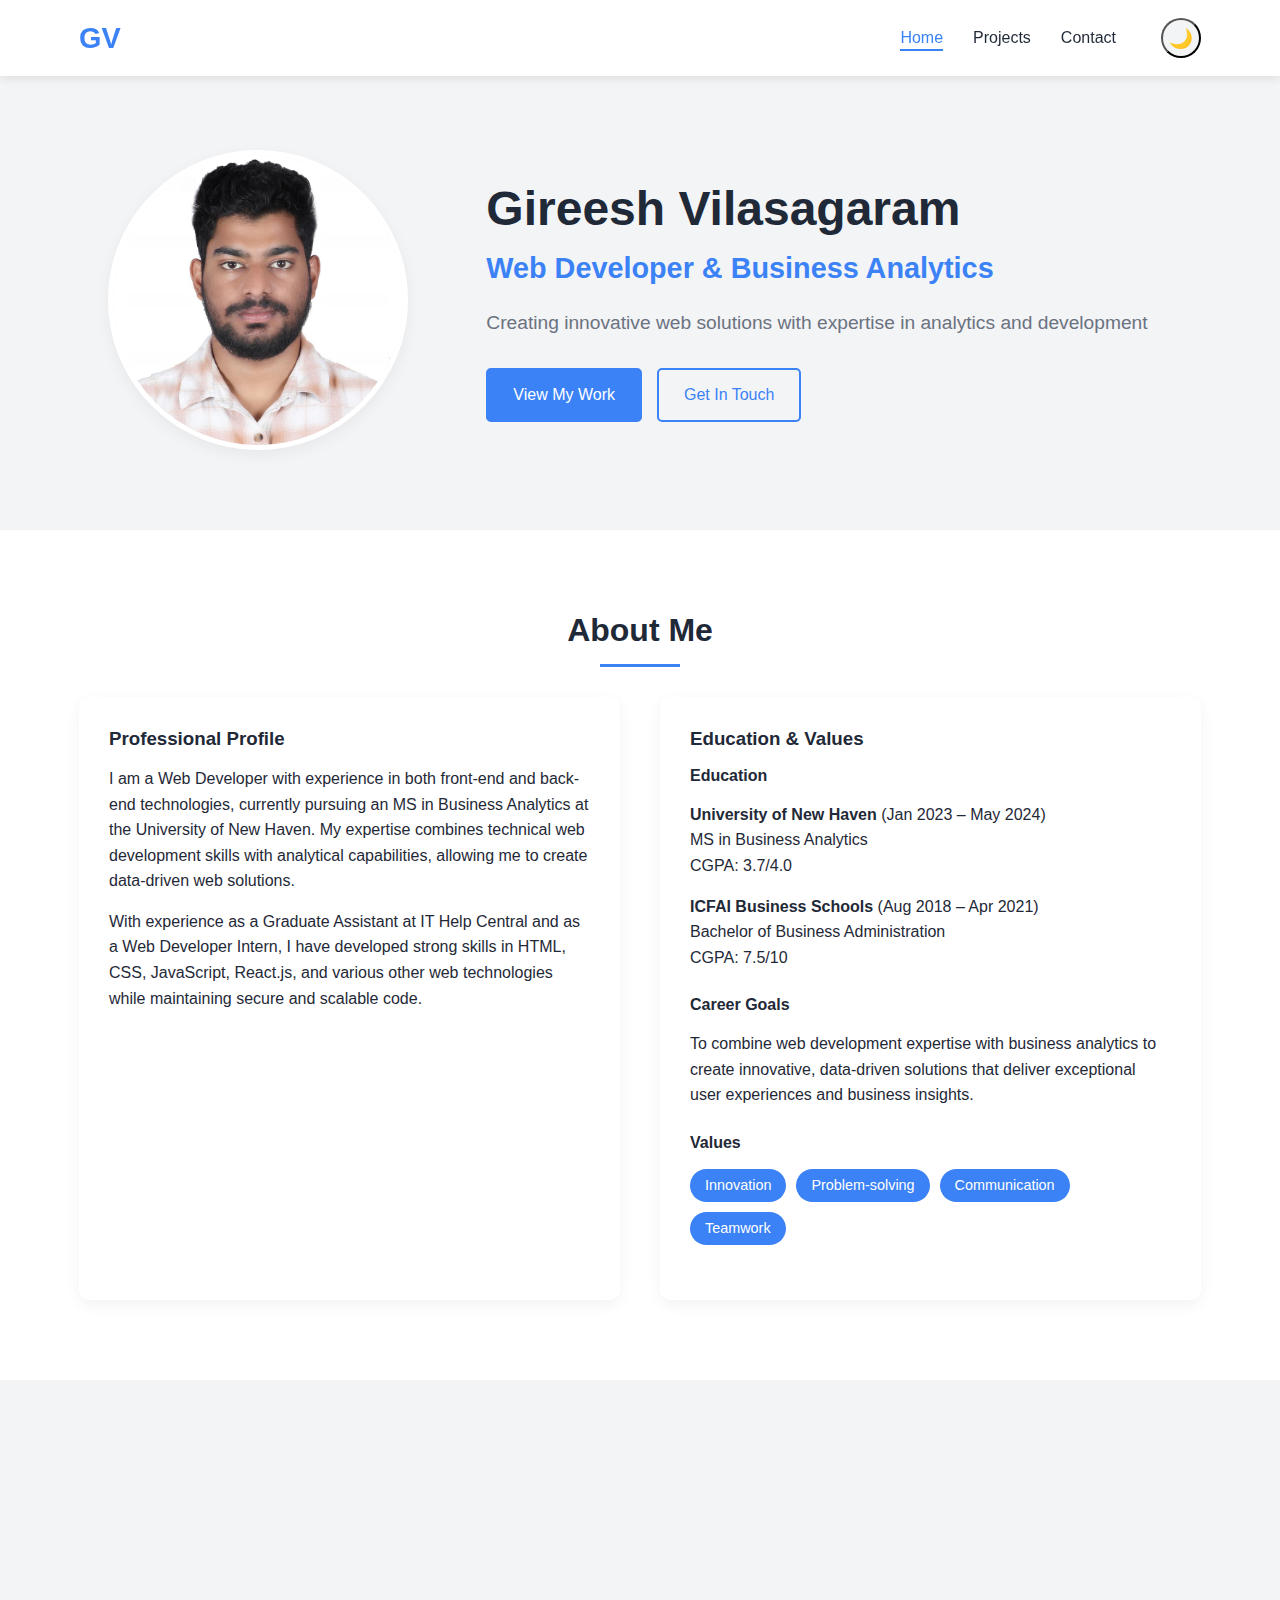
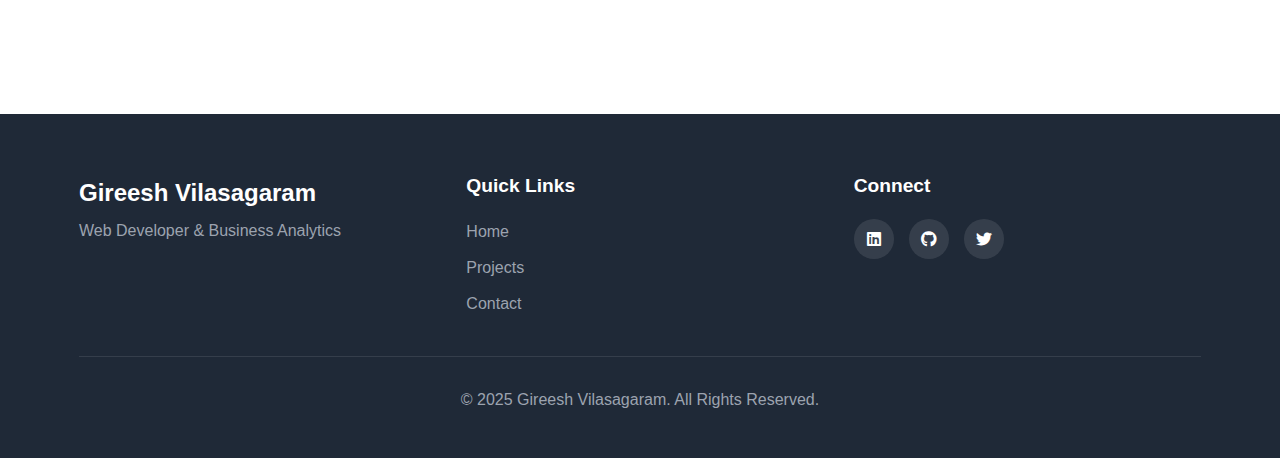
<file: index.html>
<!DOCTYPE html>
<html lang="en">
<head>
    <meta charset="UTF-8">
    <meta name="viewport" content="width=device-width, initial-scale=1.0">
    <title>Gireesh Vilasagaram | Web Developer & Business Analytics</title>
    <link rel="stylesheet" href="styles.css">
    <link rel="stylesheet" href="https://cdnjs.cloudflare.com/ajax/libs/font-awesome/6.4.0/css/all.min.css">
    <script src="script.js" defer></script>
</head>
<body>
    <!-- Page Loader -->
    <div class="loader">
        <div class="loader-spinner"></div>
    </div>

    <!-- Back to Top Button -->
    <div class="back-to-top">
        <i class="fas fa-arrow-up"></i>
    </div>

    <!-- Navigation Bar -->
    <nav id="navbar">
        <div class="container">
            <div class="logo">
                <a href="index.html">GV</a>
            </div>
            <ul class="nav-links">
                <li><a href="index.html" class="active">Home</a></li>
                <li><a href="projects.html">Projects</a></li>
                <li><a href="contact.html">Contact</a></li>
                <li><button id="theme-toggle" class="theme-toggle">🌙</button></li>
            </ul>
            <div class="hamburger">
                <i class="fas fa-bars"></i>
            </div>
        </div>
    </nav>

    <!-- Hero Section -->
    <header id="hero">
        <div class="container">
            <div class="hero-content">
                <div class="hero-image animate-on-scroll fade-in">
                    <img src="assets/profile.jpg" alt="Gireesh Vilasagaram - Web Developer & Business Analytics">
                </div>
                <div class="hero-text animate-on-scroll slide-right">
                    <h1>Gireesh Vilasagaram</h1>
                    <h2>Web Developer & Business Analytics</h2>
                    <p>Creating innovative web solutions with expertise in analytics and development</p>
                    <div class="cta-buttons">
                        <a href="projects.html" class="btn btn-primary">View My Work</a>
                        <a href="contact.html" class="btn btn-secondary">Get In Touch</a>
                    </div>
                </div>
            </div>
        </div>
    </header>

    <!-- About Section -->
    <section id="about">
        <div class="container">
            <h2 class="section-title animate-on-scroll">About Me</h2>
            <div class="about-content">
                <div class="professional-profile animate-on-scroll slide-left">
                    <h3>Professional Profile</h3>
                    <p>I am a Web Developer with experience in both front-end and back-end technologies, currently pursuing an MS in Business Analytics at the University of New Haven. My expertise combines technical web development skills with analytical capabilities, allowing me to create data-driven web solutions.</p>
                    <p>With experience as a Graduate Assistant at IT Help Central and as a Web Developer Intern, I have developed strong skills in HTML, CSS, JavaScript, React.js, and various other web technologies while maintaining secure and scalable code.</p>
                </div>
                
                <div class="mission-vision animate-on-scroll slide-right">
                    <h3>Education & Values</h3>
                    <div class="mission">
                        <h4>Education</h4>
                        <p><strong>University of New Haven</strong> (Jan 2023 – May 2024)<br>MS in Business Analytics<br>CGPA: 3.7/4.0</p>
                        <p><strong>ICFAI Business Schools</strong> (Aug 2018 – Apr 2021)<br>Bachelor of Business Administration<br>CGPA: 7.5/10</p>
                    </div>
                    <div class="vision">
                        <h4>Career Goals</h4>
                        <p>To combine web development expertise with business analytics to create innovative, data-driven solutions that deliver exceptional user experiences and business insights.</p>
                    </div>
                    <div class="values">
                        <h4>Values</h4>
                        <ul>
                            <li>Innovation</li>
                            <li>Problem-solving</li>
                            <li>Communication</li>
                            <li>Teamwork</li>
                        </ul>
                    </div>
                </div>
            </div>
        </div>
    </section>

    <!-- Skills Section -->
    <section id="skills">
        <div class="container">
            <h2 class="section-title animate-on-scroll">Skills & Expertise</h2>
            <div class="skills-container">
                <div class="skill-category animate-on-scroll slide-left">
                    <h3>Technical Skills</h3>
                    <div class="skill-items">
                        <div class="skill-item">
                            <span>HTML, CSS, JavaScript</span>
                            <div class="progress-bar">
                                <div class="progress" style="width: 95%;"></div>
                            </div>
                        </div>
                        <div class="skill-item">
                            <span>React.js, Node.js, Express.js</span>
                            <div class="progress-bar">
                                <div class="progress" style="width: 90%;"></div>
                            </div>
                        </div>
                        <div class="skill-item">
                            <span>Java, Python, C, C++</span>
                            <div class="progress-bar">
                                <div class="progress" style="width: 85%;"></div>
                            </div>
                        </div>
                        <div class="skill-item">
                            <span>SQL, MySQL, RESTful APIs</span>
                            <div class="progress-bar">
                                <div class="progress" style="width: 90%;"></div>
                            </div>
                        </div>
                    </div>
                </div>
                <div class="skill-category animate-on-scroll slide-right">
                    <h3>Professional Skills</h3>
                    <div class="skill-items">
                        <div class="skill-item">
                            <span>Problem Solving</span>
                            <div class="progress-bar">
                                <div class="progress" style="width: 90%;"></div>
                            </div>
                        </div>
                        <div class="skill-item">
                            <span>Teamwork</span>
                            <div class="progress-bar">
                                <div class="progress" style="width: 85%;"></div>
                            </div>
                        </div>
                        <div class="skill-item">
                            <span>Communication</span>
                            <div class="progress-bar">
                                <div class="progress" style="width: 95%;"></div>
                            </div>
                        </div>
                        <div class="skill-item">
                            <span>Content Writing</span>
                            <div class="progress-bar">
                                <div class="progress" style="width: 80%;"></div>
                            </div>
                        </div>
                    </div>
                </div>
            </div>
        </div>
    </section>

    <!-- Goals Section -->
    <section id="goals">
        <div class="container">
            <h2 class="section-title animate-on-scroll">Professional Goals</h2>
            <div class="goals-container">
                <div class="goal animate-on-scroll fade-in">
                    <div class="goal-icon">
                        <i class="fas fa-rocket"></i>
                    </div>
                    <h3>Short-term</h3>
                    <p>Complete my Master's in Business Analytics and secure a position as a Web Developer or Data Analyst where I can combine my technical and analytical skills.</p>
                </div>
                <div class="goal animate-on-scroll fade-in" style="animation-delay: 0.2s;">
                    <div class="goal-icon">
                        <i class="fas fa-chart-line"></i>
                    </div>
                    <h3>Mid-term</h3>
                    <p>Advance to a senior development position specializing in creating data-driven web applications that leverage business analytics for improved user experiences.</p>
                </div>
                <div class="goal animate-on-scroll fade-in" style="animation-delay: 0.4s;">
                    <div class="goal-icon">
                        <i class="fas fa-mountain"></i>
                    </div>
                    <h3>Long-term</h3>
                    <p>Become a Technical Director or Lead Developer, driving innovation at the intersection of web development and business analytics, creating solutions that transform how businesses operate.</p>
                </div>
            </div>
        </div>
    </section>

    <!-- Featured Projects Preview -->
    <section id="featured-projects">
        <div class="container">
            <h2 class="section-title animate-on-scroll">Featured Projects</h2>
            <div class="projects-preview">
                <div class="project-card animate-on-scroll slide-left">
                    <div class="project-image">
                        <img src="assets/project1.jpg" alt="Encryption Ransom">
                    </div>
                    <div class="project-info">
                        <h3>Encryption Ransom</h3>
                        <p>Developed a Java-based ransomware/malware project with Google Drive API integration for Digital Forensics coursework, with a secure encrypted data backup system and user-friendly GUI.</p>
                        <a href="projects.html#encryption" class="btn btn-small">View Case Study</a>
                    </div>
                </div>
                <div class="project-card animate-on-scroll fade-in">
                    <div class="project-image">
                        <img src="assets/project2.jpg" alt="Multi-vendor E-Commerce Website for Farmers">
                    </div>
                    <div class="project-info">
                        <h3>E-Commerce for Farmers</h3>
                        <p>Developed a web-based application aimed at streamlining farming processes through an advanced e-commerce platform with innovative features and modern web technologies.</p>
                        <a href="projects.html#ecommerce" class="btn btn-small">View Case Study</a>
                    </div>
                </div>
                <div class="project-card animate-on-scroll slide-right">
                    <div class="project-image">
                        <img src="assets/project3.jpg" alt="Diabetes Prediction Using Machine Learning">
                    </div>
                    <div class="project-info">
                        <h3>Diabetes Prediction ML</h3>
                        <p>Developed a highly accurate diabetes prediction model using machine learning techniques, with Random Forest identified as the top-performing algorithm among those evaluated.</p>
                        <a href="projects.html#ml-diabetes" class="btn btn-small">View Case Study</a>
                    </div>
                </div>
            </div>
            <div class="view-all animate-on-scroll fade-in">
                <a href="projects.html" class="btn btn-primary">View All Projects</a>
            </div>
        </div>
    </section>

    <!-- Footer -->
    <footer id="footer">
        <div class="container">
            <div class="footer-content">
                <div class="footer-logo">
                    <a href="index.html">Gireesh Vilasagaram</a>
                    <p>Web Developer & Business Analytics</p>
                </div>
                <div class="footer-links">
                    <h3>Quick Links</h3>
                    <ul>
                        <li><a href="index.html">Home</a></li>
                        <li><a href="projects.html">Projects</a></li>
                        <li><a href="contact.html">Contact</a></li>
                    </ul>
                </div>
                <div class="footer-social">
                    <h3>Connect</h3>
                    <div class="social-icons">
                        <a href="https://www.linkedin.com/in/gireesh-vilasagaram-47175818b/" target="_blank"><i class="fab fa-linkedin"></i></a>
                        <a href="https://github.com/" target="_blank"><i class="fab fa-github"></i></a>
                        <a href="https://twitter.com/" target="_blank"><i class="fab fa-twitter"></i></a>
                    </div>
                </div>
            </div>
            <div class="copyright">
                <p>&copy; 2025 Gireesh Vilasagaram. All Rights Reserved.</p>
            </div>
        </div>
    </footer>
</body>
</html>
</file>
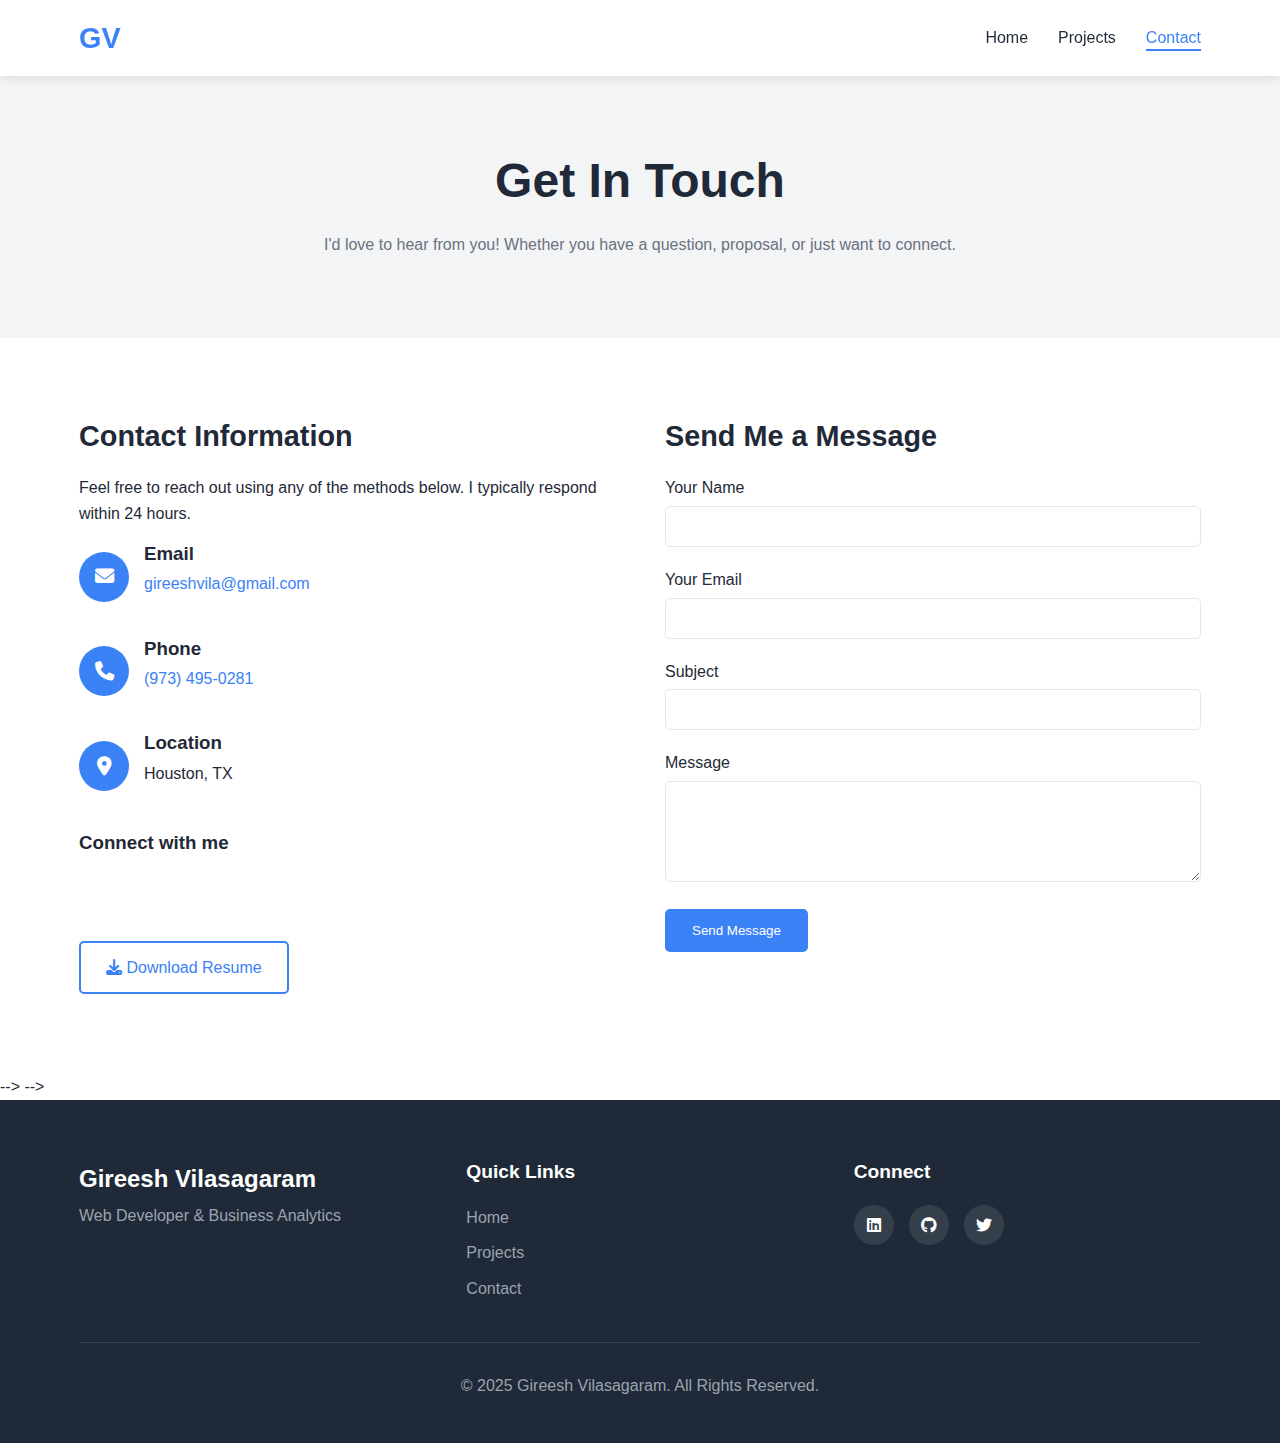
<file: contact.html>
<!DOCTYPE html>
<html lang="en">
<head>
    <meta charset="UTF-8">
    <meta name="viewport" content="width=device-width, initial-scale=1.0">
    <title>Contact | Gireesh Vilasagaram Portfolio</title>
    <link rel="stylesheet" href="styles.css">
    <link rel="stylesheet" href="https://cdnjs.cloudflare.com/ajax/libs/font-awesome/6.4.0/css/all.min.css">
    <script src="script.js" defer></script>
</head>
<body>
    <!-- Navigation Bar -->
    <nav id="navbar">
        <div class="container">
            <div class="logo">
                <a href="index.html">GV</a>
            </div>
            <ul class="nav-links">
                <li><a href="index.html">Home</a></li>
                <li><a href="projects.html">Projects</a></li>
                <li><a href="contact.html" class="active">Contact</a></li>
            </ul>
            <div class="hamburger">
                <i class="fas fa-bars"></i>
            </div>
        </div>
    </nav>

    <!-- Contact Header -->
    <header id="contact-header">
        <div class="container">
            <h1>Get In Touch</h1>
            <p>I'd love to hear from you! Whether you have a question, proposal, or just want to connect.</p>
        </div>
    </header>

    <!-- Contact Section -->
    <section id="contact-section">
        <div class="container">
            <div class="contact-wrapper">
                <div class="contact-info">
                    <h2>Contact Information</h2>
                    <p>Feel free to reach out using any of the methods below. I typically respond within 24 hours.</p>
                    
                    <div class="info-item">
                        <div class="icon">
                            <i class="fas fa-envelope"></i>
                        </div>
                        <div class="details">
                            <h3>Email</h3>
                            <p><a href="mailto:gireeshvila@gmail.com">gireeshvila@gmail.com</a></p>
                        </div>
                    </div>
                    
                    <div class="info-item">
                        <div class="icon">
                            <i class="fas fa-phone"></i>
                        </div>
                        <div class="details">
                            <h3>Phone</h3>
                            <p><a href="tel:+19734950281">(973) 495-0281</a></p>
                        </div>
                    </div>
                    
                    <div class="info-item">
                        <div class="icon">
                            <i class="fas fa-map-marker-alt"></i>
                        </div>
                        <div class="details">
                            <h3>Location</h3>
                            <p>Houston, TX</p>
                        </div>
                    </div>
                    
                    <div class="social-connections">
                        <h3>Connect with me</h3>
                        <div class="social-icons">
                            <a href="https://linkedin.com/" target="_blank"><i class="fab fa-linkedin"></i></a>
                            <a href="https://github.com/" target="_blank"><i class="fab fa-github"></i></a>
                            <a href="https://twitter.com/" target="_blank"><i class="fab fa-twitter"></i></a>
                        </div>
                    </div>
                    
                    <div class="download-resume">
                        <a href="assets/Gireesh_Vilasagaram_Resume.pdf" download class="btn btn-secondary"><i class="fas fa-download"></i> Download Resume</a>
                    </div>
                </div>
                
                <div class="contact-form">
                    <h2>Send Me a Message</h2>
                    <form id="contact-form" action="mailto:gireeshvila@gmail.com" method="post" enctype="text/plain">
                        <div class="form-group">
                            <label for="name">Your Name</label>
                            <input type="text" id="name" name="name" required>
                        </div>
                        
                        <div class="form-group">
                            <label for="email">Your Email</label>
                            <input type="email" id="email" name="email" required>
                        </div>
                        
                        <div class="form-group">
                            <label for="subject">Subject</label>
                            <input type="text" id="subject" name="subject" required>
                        </div>
                        
                        <div class="form-group">
                            <label for="message">Message</label>
                            <textarea id="message" name="message" rows="5" required></textarea>
                        </div>
                        
                        <button type="submit" class="btn btn-primary">Send Message</button>
                    </form>
                </div>
            </div>
        </div>
    </section>
    
    <!-- FAQ Section -->
    <!-- <section id="faq-section">
        <div class="container">
            <h2 class="section-title">Frequently Asked Questions</h2>
            <div class="faq-container">
                <div class="faq-item">
                    <div class="faq-question">
                        <h3>What services do you offer?</h3>
                        <span class="toggle-icon"><i class="fas fa-plus"></i></span>
                    </div>
                    <div class="faq-answer">
                        <p>I offer web development services with expertise in both front-end and back-end technologies, including HTML, CSS, JavaScript, React.js, Node.js, and more. I also provide data analysis and business intelligence solutions, leveraging my background in Business Analytics to deliver data-driven insights and solutions.</p>
                    </div>
                </div>
                
                <div class="faq-item">
                    <div class="faq-question">
                        <h3>Are you available for freelance projects?</h3>
                        <span class="toggle-icon"><i class="fas fa-plus"></i></span>
                    </div>
                    <div class="faq-answer">
                        <p>Yes, I am available for freelance and consulting projects. I can work on both short-term and long-term engagements, depending on the project scope and requirements.</p>
                    </div>
                </div>
                
                <div class="faq-item">
                    <div class="faq-question">
                        <h3>What is your typical project process?</h3>
                        <span class="toggle-icon"><i class="fas fa-plus"></i></span>
                    </div>
                    <div class="faq-answer">
                        <p>My web development process typically involves understanding client requirements, creating wireframes and mockups, developing the frontend and backend components, implementing data integration when needed, thorough testing, and deployment. For data analytics projects, I focus on understanding business questions, data collection and cleaning, exploratory analysis, model building when appropriate, and creating interactive visualizations and dashboards.</p>
                    </div>
                </div>
                
                <div class="faq-item">
                    <div class="faq-question">
                        <h3>How do we get started working together?</h3>
                        <span class="toggle-icon"><i class="fas fa-plus"></i></span>
                    </div>
                    <div class="faq-answer">
                        <p>Getting started is easy! Simply reach out through the contact form or email, and we'll schedule an initial consultation to discuss your project needs, goals, and how I can help. From there, I'll provide a proposal tailored to your specific requirements.</p>
                    </div>
                </div>
            </div>
        </div> --> -->
    <!-- </section> --> -->

    <!-- Footer -->
    <footer id="footer">
        <div class="container">
            <div class="footer-content">
                <div class="footer-logo">
                    <a href="index.html">Gireesh Vilasagaram</a>
                    <p>Web Developer & Business Analytics</p>
                </div>
                <div class="footer-links">
                    <h3>Quick Links</h3>
                    <ul>
                        <li><a href="index.html">Home</a></li>
                        <li><a href="projects.html">Projects</a></li>
                        <li><a href="contact.html">Contact</a></li>
                    </ul>
                </div>
                <div class="footer-social">
                    <h3>Connect</h3>
                    <div class="social-icons">
                        <a href="https://www.linkedin.com/in/gireesh-vilasagaram-47175818b/" target="_blank"><i class="fab fa-linkedin"></i></a>
                        <a href="https://github.com/" target="_blank"><i class="fab fa-github"></i></a>
                        <a href="https://twitter.com/" target="_blank"><i class="fab fa-twitter"></i></a>
                    </div>
                </div>
            </div>
            <div class="copyright">
                <p>&copy; 2025 Gireesh Vilasagaram. All Rights Reserved.</p>
            </div>
        </div>
    </footer>
</body>
</html>
</file>
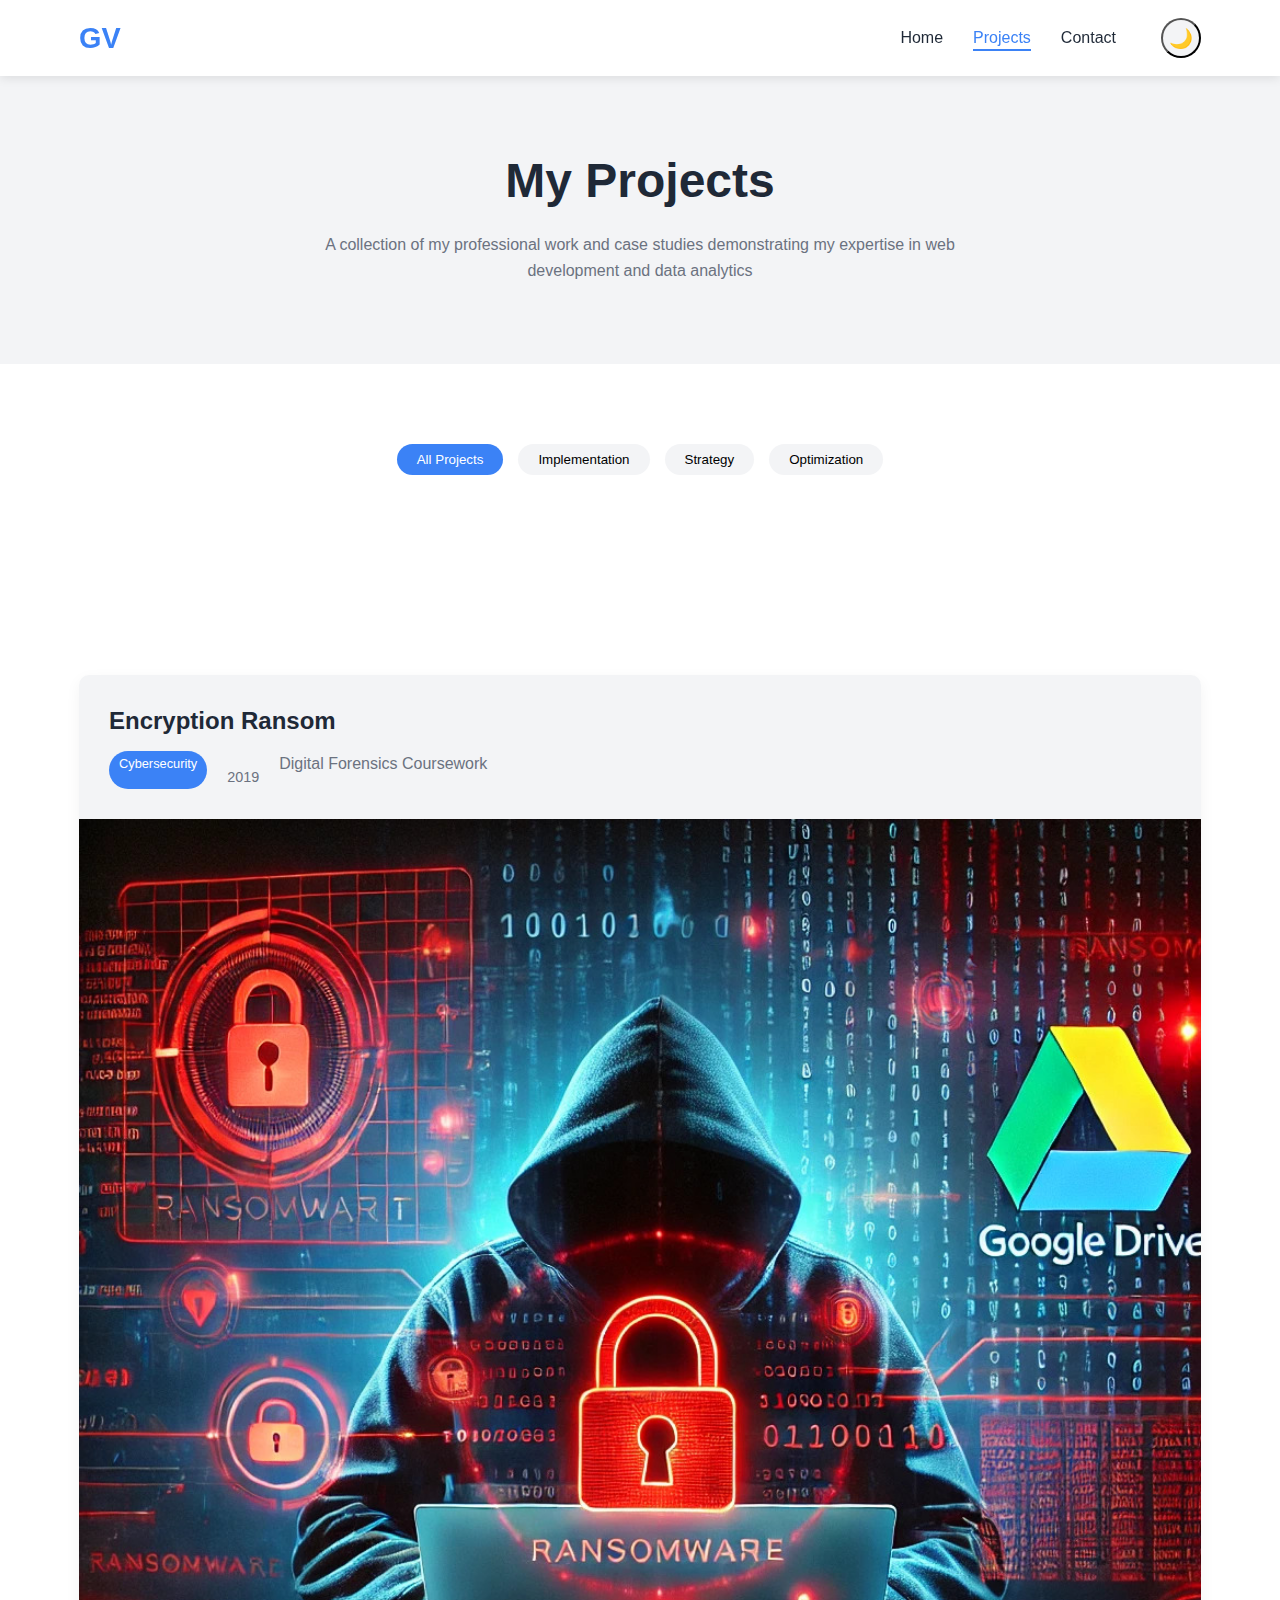
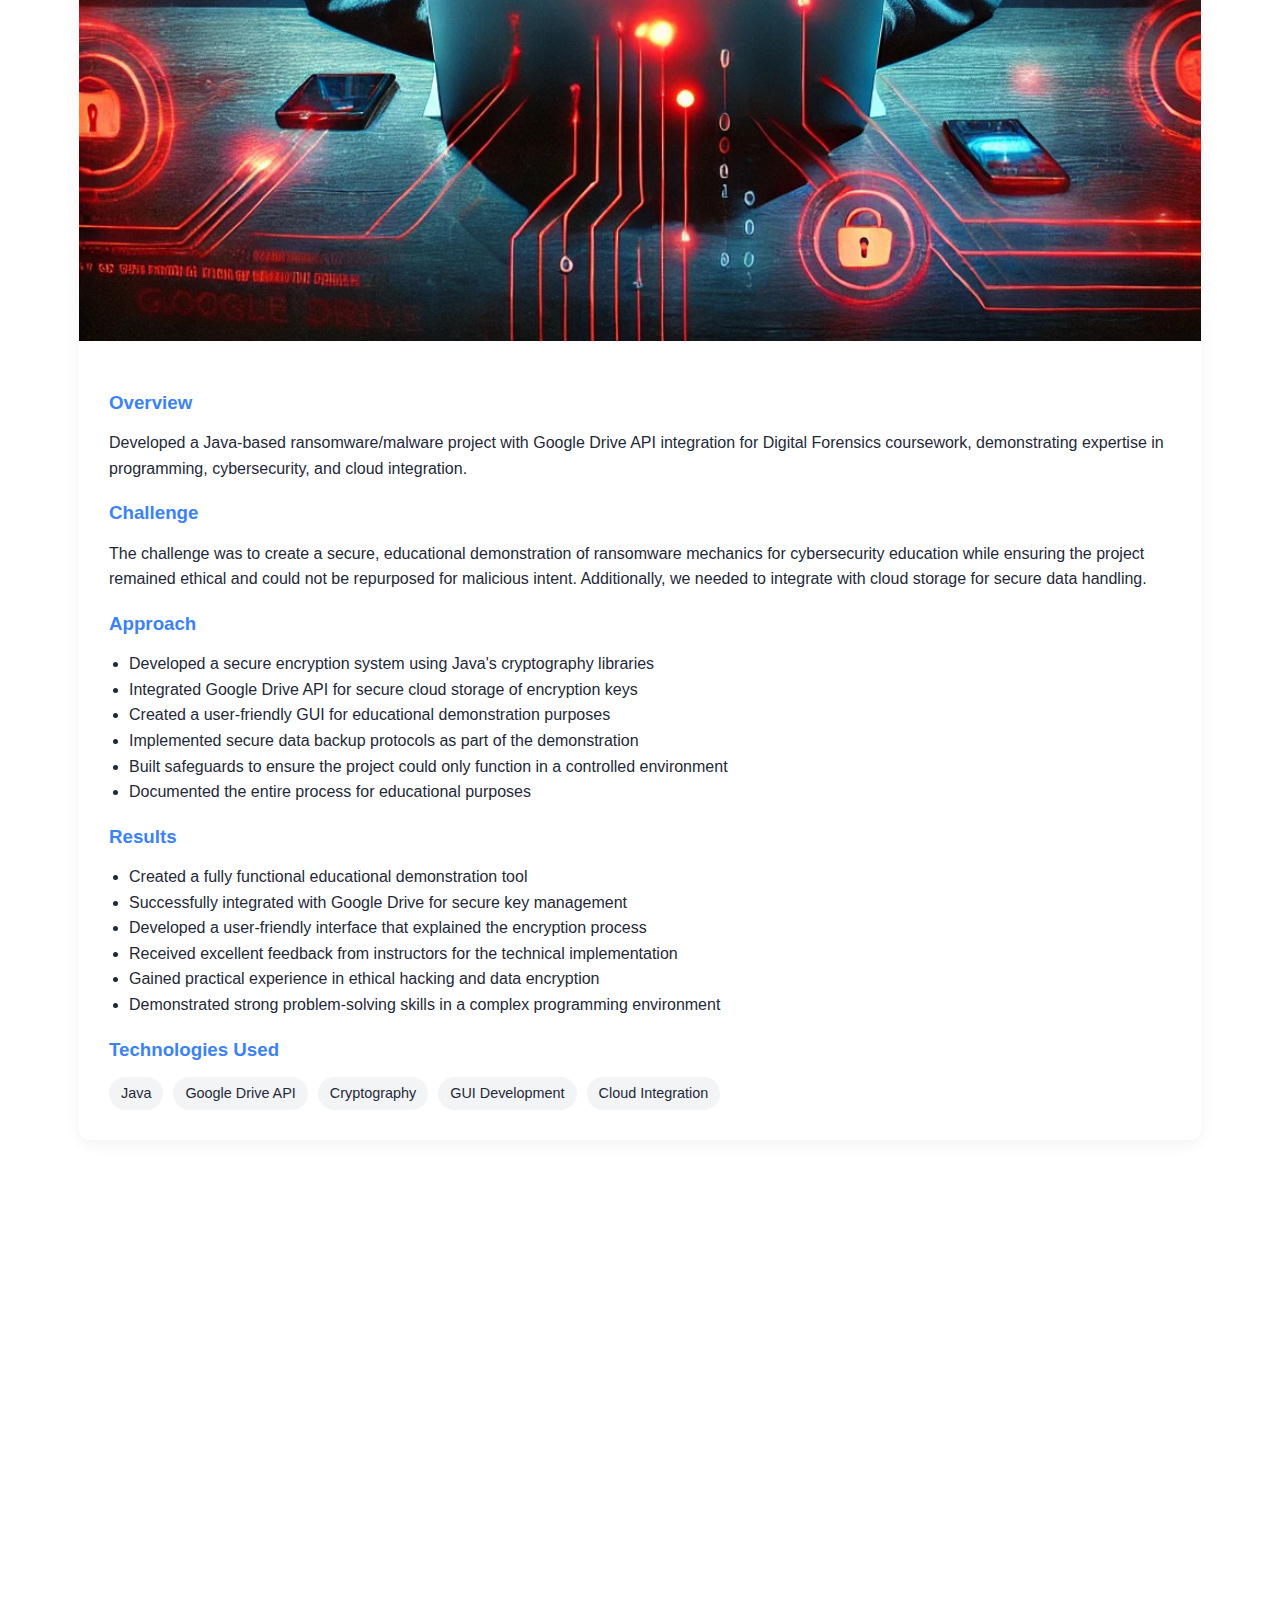
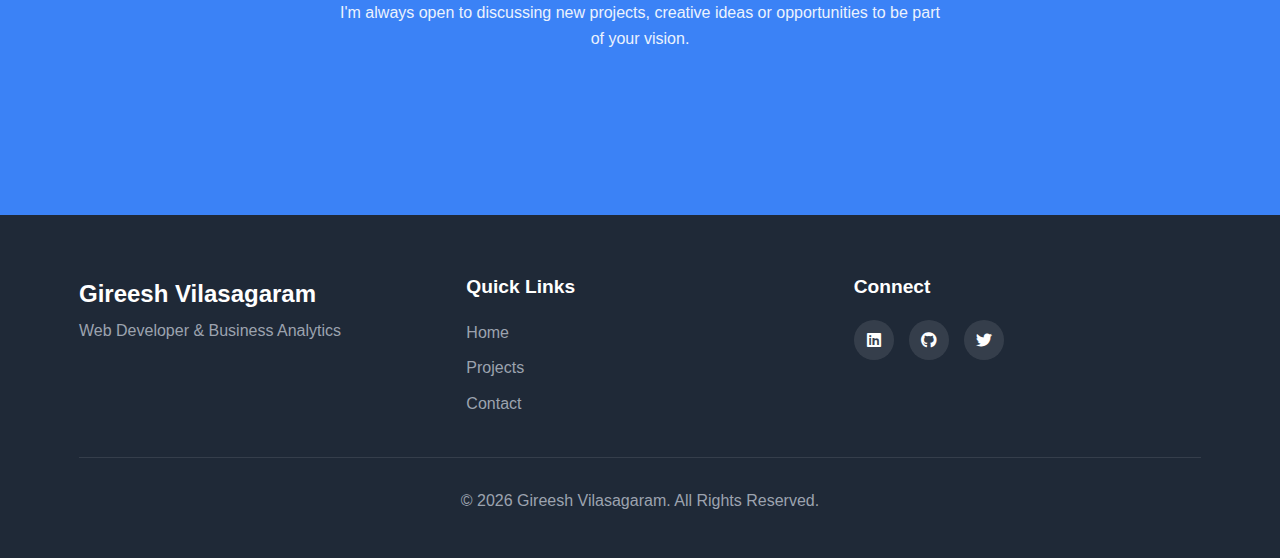
<file: projects.html>
<!DOCTYPE html>
<html lang="en">
<head>
    <meta charset="UTF-8">
    <meta name="viewport" content="width=device-width, initial-scale=1.0">
    <title>Projects | Gireesh Vilasagaram Portfolio</title>
    <link rel="stylesheet" href="styles.css">
    <link rel="stylesheet" href="https://cdnjs.cloudflare.com/ajax/libs/font-awesome/6.4.0/css/all.min.css">
    <script src="script.js" defer></script>
</head>
<body>
    <!-- Page Loader -->
    <div class="loader">
        <div class="loader-spinner"></div>
    </div>

    <!-- Back to Top Button -->
    <div class="back-to-top">
        <i class="fas fa-arrow-up"></i>
    </div>

    <!-- Navigation Bar -->
    <nav id="navbar">
        <div class="container">
            <div class="logo">
                <a href="index.html">GV</a>
            </div>
            <ul class="nav-links">
                <li><a href="index.html">Home</a></li>
                <li><a href="projects.html" class="active">Projects</a></li>
                <li><a href="contact.html">Contact</a></li>
                <li><button id="theme-toggle" class="theme-toggle">🌙</button></li>
            </ul>
            <div class="hamburger">
                <i class="fas fa-bars"></i>
            </div>
        </div>
    </nav>

    <!-- Projects Header -->
    <header id="projects-header">
        <div class="container">
            <h1 class="animate-on-scroll fade-in">My Projects</h1>
            <p class="animate-on-scroll fade-in">A collection of my professional work and case studies demonstrating my expertise in web development and data analytics</p>
        </div>
    </header>

    <!-- Project Categories -->
    <section id="project-categories">
        <div class="container">
            <div class="category-filter animate-on-scroll fade-in">
                <button class="filter-btn active" data-filter="all">All Projects</button>
                <button class="filter-btn" data-filter="implementation">Implementation</button>
                <button class="filter-btn" data-filter="strategy">Strategy</button>
                <button class="filter-btn" data-filter="optimization">Optimization</button>
            </div>
        </div>
    </section>

    <!-- Project Case Studies -->
    <section id="project-case-studies">
        <div class="container">
            <!-- Project 1 -->
            <div class="case-study implementation animate-on-scroll fade-in" id="encryption">
                <div class="case-study-header">
                    <h2>Encryption Ransom</h2>
                    <div class="project-meta">
                        <span class="project-type">Cybersecurity</span>
                        <span class="project-year">2019</span>
                        <span class="project-client">Digital Forensics Coursework</span>
                    </div>
                </div>
                <div class="case-study-content">
                    <div class="case-study-image">
                        <img src="assets/project1.jpg" alt="Encryption Ransom Project">
                    </div>
                    <div class="case-study-details">
                        <div class="overview">
                            <h3>Overview</h3>
                            <p>Developed a Java-based ransomware/malware project with Google Drive API integration for Digital Forensics coursework, demonstrating expertise in programming, cybersecurity, and cloud integration.</p>
                        </div>
                        <div class="challenge">
                            <h3>Challenge</h3>
                            <p>The challenge was to create a secure, educational demonstration of ransomware mechanics for cybersecurity education while ensuring the project remained ethical and could not be repurposed for malicious intent. Additionally, we needed to integrate with cloud storage for secure data handling.</p>
                        </div>
                        <div class="approach">
                            <h3>Approach</h3>
                            <ul>
                                <li>Developed a secure encryption system using Java's cryptography libraries</li>
                                <li>Integrated Google Drive API for secure cloud storage of encryption keys</li>
                                <li>Created a user-friendly GUI for educational demonstration purposes</li>
                                <li>Implemented secure data backup protocols as part of the demonstration</li>
                                <li>Built safeguards to ensure the project could only function in a controlled environment</li>
                                <li>Documented the entire process for educational purposes</li>
                            </ul>
                        </div>
                        <div class="results">
                            <h3>Results</h3>
                            <ul>
                                <li>Created a fully functional educational demonstration tool</li>
                                <li>Successfully integrated with Google Drive for secure key management</li>
                                <li>Developed a user-friendly interface that explained the encryption process</li>
                                <li>Received excellent feedback from instructors for the technical implementation</li>
                                <li>Gained practical experience in ethical hacking and data encryption</li>
                                <li>Demonstrated strong problem-solving skills in a complex programming environment</li>
                            </ul>
                        </div>
                        <div class="technologies">
                            <h3>Technologies Used</h3>
                            <div class="tech-tags">
                                <span class="tag">Java</span>
                                <span class="tag">Google Drive API</span>
                                <span class="tag">Cryptography</span>
                                <span class="tag">GUI Development</span>
                                <span class="tag">Cloud Integration</span>
                            </div>
                        </div>
                    </div>
                </div>
            </div>

            <!-- Project 2 -->
            <div class="case-study strategy animate-on-scroll fade-in" id="ecommerce">
                <div class="case-study-header">
                    <h2>Multi-vendor E-Commerce Website for Farmers</h2>
                    <div class="project-meta">
                        <span class="project-type">Web Development</span>
                        <span class="project-year">2021</span>
                        <span class="project-client">Agricultural Sector</span>
                    </div>
                </div>
                <div class="case-study-content">
                    <div class="case-study-image">
                        <img src="assets/project2.jpg" alt="E-Commerce Website for Farmers">
                    </div>
                    <div class="case-study-details">
                        <div class="overview">
                            <h3>Overview</h3>
                            <p>Developed a web-based application aimed at streamlining farming processes through an advanced e-commerce platform. This platform empowers farmers with innovative features and modern web technologies, enhancing various agricultural activities.</p>
                        </div>
                        <div class="challenge">
                            <h3>Challenge</h3>
                            <p>Traditional agricultural supply chains involve multiple intermediaries, resulting in reduced profits for farmers and higher prices for consumers. Additionally, many farmers lack direct access to markets and technological solutions that could improve their business operations and product distribution.</p>
                        </div>
                        <div class="approach">
                            <h3>Approach</h3>
                            <ul>
                                <li>Conducted extensive research on agricultural supply chains and farmer needs</li>
                                <li>Designed a user-friendly interface accessible to users with varying technical skills</li>
                                <li>Developed a secure multi-vendor platform with individual farmer accounts</li>
                                <li>Implemented location-based features to connect local farmers with consumers</li>
                                <li>Created a responsive design to ensure accessibility on various devices</li>
                                <li>Integrated secure payment gateways and order tracking systems</li>
                            </ul>
                        </div>
                        <div class="results">
                            <h3>Results</h3>
                            <ul>
                                <li>Successfully created a functional e-commerce platform tailored for agricultural products</li>
                                <li>Reduced supply chain complexity, increasing farmer profits by eliminating intermediaries</li>
                                <li>Provided farmers with digital tools to manage inventory and track sales</li>
                                <li>Enhanced visibility of local farm products to consumers in their region</li>
                                <li>Implemented secure transaction processing with transparent fee structure</li>
                                <li>Created a scalable solution adaptable to different agricultural markets</li>
                            </ul>
                        </div>
                        <div class="technologies">
                            <h3>Technologies Used</h3>
                            <div class="tech-tags">
                                <span class="tag">HTML/CSS</span>
                                <span class="tag">JavaScript</span>
                                <span class="tag">PHP</span>
                                <span class="tag">MySQL</span>
                                <span class="tag">Responsive Design</span>
                                <span class="tag">Payment Integration</span>
                            </div>
                        </div>
                    </div>
                </div>
            </div>

            <!-- Project 3 -->
            <div class="case-study optimization animate-on-scroll fade-in" id="ml-diabetes">
                <div class="case-study-header">
                    <h2>Diabetes Prediction Using Machine Learning</h2>
                    <div class="project-meta">
                        <span class="project-type">Data Science</span>
                        <span class="project-year">2021</span>
                        <span class="project-client">Healthcare Research</span>
                    </div>
                </div>
                <div class="case-study-content">
                    <div class="case-study-image">
                        <img src="assets/project3.jpg" alt="Diabetes Prediction Using Machine Learning">
                    </div>
                    <div class="case-study-details">
                        <div class="overview">
                            <h3>Overview</h3>
                            <p>Developed a project focused on creating a robust and highly accurate diabetes prediction model using machine learning techniques. The model analyzes various health parameters to predict diabetes risk, helping in early detection and prevention.</p>
                        </div>
                        <div class="challenge">
                            <h3>Challenge</h3>
                            <p>Early diabetes detection remains a significant healthcare challenge, with many cases going undiagnosed until complications arise. Traditional screening methods can be time-consuming and expensive, limiting widespread implementation. The challenge was to develop an accurate, accessible prediction model that could assist healthcare providers in identifying at-risk patients.</p>
                        </div>
                        <div class="approach">
                            <h3>Approach</h3>
                            <ul>
                                <li>Collected and preprocessed a comprehensive dataset of health parameters</li>
                                <li>Performed exploratory data analysis to identify key factors influencing diabetes risk</li>
                                <li>Implemented feature selection and engineering to optimize model inputs</li>
                                <li>Developed and trained multiple machine learning algorithms, including Random Forest, SVM, and Neural Networks</li>
                                <li>Conducted cross-validation to ensure model reliability and generalizability</li>
                                <li>Optimized hyperparameters to maximize prediction accuracy</li>
                            </ul>
                        </div>
                        <div class="results">
                            <h3>Results</h3>
                            <ul>
                                <li>Achieved high prediction accuracy with the Random Forest algorithm outperforming other methods</li>
                                <li>Identified key health indicators with the strongest correlation to diabetes risk</li>
                                <li>Created a model with balanced precision and recall, minimizing both false positives and negatives</li>
                                <li>Developed visualizations to make model outputs interpretable for healthcare providers</li>
                                <li>Demonstrated the potential for ML-based screening to complement traditional diagnostic approaches</li>
                                <li>Provided a foundation for further research in predictive healthcare analytics</li>
                            </ul>
                        </div>
                        <div class="technologies">
                            <h3>Technologies Used</h3>
                            <div class="tech-tags">
                                <span class="tag">Python</span>
                                <span class="tag">Scikit-learn</span>
                                <span class="tag">Pandas</span>
                                <span class="tag">NumPy</span>
                                <span class="tag">Matplotlib</span>
                                <span class="tag">Random Forest</span>
                            </div>
                        </div>
                    </div>
                </div>
            </div>
        </div>
    </section>

    <!-- More Projects -->
    <section id="more-projects">
        <div class="container">
            <h2 class="section-title animate-on-scroll">Additional Projects</h2>
            <div class="project-grid">
                <div class="project-item strategy animate-on-scroll fade-in">
                    <h3>Digital Transformation Roadmap</h3>
                    <p>Developed a 3-year digital transformation strategy for a mid-size insurance company.</p>
                    <span class="project-year">2021</span>
                </div>
                <div class="project-item implementation animate-on-scroll fade-in" style="animation-delay: 0.1s;">
                    <h3>ERP System Implementation</h3>
                    <p>Led the implementation of an enterprise resource planning system for a manufacturing client.</p>
                    <span class="project-year">2020</span>
                </div>
                <div class="project-item optimization animate-on-scroll fade-in" style="animation-delay: 0.2s;">
                    <h3>Network Infrastructure Upgrade</h3>
                    <p>Managed a comprehensive network infrastructure upgrade improving speed and security.</p>
                    <span class="project-year">2019</span>
                </div>
                <div class="project-item strategy animate-on-scroll fade-in" style="animation-delay: 0.3s;">
                    <h3>IT Governance Framework</h3>
                    <p>Established IT governance framework aligning technology initiatives with business objectives.</p>
                    <span class="project-year">2019</span>
                </div>
            </div>
        </div>
    </section>

    <!-- Contact CTA -->
    <section id="contact-cta">
        <div class="container">
            <h2 class="animate-on-scroll fade-in">Interested in working together?</h2>
            <p class="animate-on-scroll fade-in">I'm always open to discussing new projects, creative ideas or opportunities to be part of your vision.</p>
            <a href="contact.html" class="btn btn-primary animate-on-scroll fade-in">Get In Touch</a>
        </div>
    </section>

    <!-- Footer -->
    <footer id="footer">
        <div class="container">
            <div class="footer-content">
                <div class="footer-logo">
                    <a href="index.html">Gireesh Vilasagaram</a>
                    <p>Web Developer & Business Analytics</p>
                </div>
                <div class="footer-links">
                    <h3>Quick Links</h3>
                    <ul>
                        <li><a href="index.html">Home</a></li>
                        <li><a href="projects.html">Projects</a></li>
                        <li><a href="contact.html">Contact</a></li>
                    </ul>
                </div>
                <div class="footer-social">
                    <h3>Connect</h3>
                    <div class="social-icons">
                        <a href="https://www.linkedin.com/in/gireesh-vilasagaram-47175818b/" target="_blank"><i class="fab fa-linkedin"></i></a>
                        <a href="https://github.com/" target="_blank"><i class="fab fa-github"></i></a>
                        <a href="https://twitter.com/" target="_blank"><i class="fab fa-twitter"></i></a>
                    </div>
                </div>
            </div>
            <div class="copyright">
                <p>&copy; <span class="current-year">2025</span> Gireesh Vilasagaram. All Rights Reserved.</p>
            </div>
        </div>
    </footer>
</body>
</html>
</file>
<file: styles.css>
/* Global Styles */
:root {
    --primary-color: #3b82f6;
    --secondary-color: #4b5563;
    --text-color: #1f2937;
    --light-text: #6b7280;
    --background-color: #ffffff;
    --light-background: #f3f4f6;
    --accent-color: #1d4ed8;
    --border-color: #e5e7eb;
    --success-color: #059669;
    --card-background: #ffffff;
    --hover-transition: all 0.3s ease;
    --box-shadow: 0 5px 15px rgba(0, 0, 0, 0.05);
}

/* Dark Mode Colors */
.dark-mode {
    --primary-color: #60a5fa;
    --secondary-color: #9ca3af;
    --text-color: #e5e7eb;
    --light-text: #d1d5db;
    --background-color: #111827;
    --light-background: #1f2937;
    --accent-color: #3b82f6;
    --border-color: #374151;
    --success-color: #10b981;
    --card-background: #1f2937;
    --box-shadow: 0 5px 15px rgba(0, 0, 0, 0.2);
}

* {
    margin: 0;
    padding: 0;
    box-sizing: border-box;
}

body {
    font-family: 'Inter', 'Segoe UI', Tahoma, Geneva, Verdana, sans-serif;
    color: var(--text-color);
    line-height: 1.6;
    background-color: var(--background-color);
    transition: background-color 0.3s ease, color 0.3s ease;
}

.container {
    width: 90%;
    max-width: 1200px;
    margin: 0 auto;
    padding: 0 15px;
}

h1, h2, h3, h4, h5, h6 {
    margin-bottom: 15px;
    font-weight: 600;
    line-height: 1.3;
}

p {
    margin-bottom: 15px;
}

a {
    text-decoration: none;
    color: var(--primary-color);
    transition: var(--hover-transition);
}

a:hover {
    color: var(--accent-color);
}

ul {
    list-style: none;
}

img {
    max-width: 100%;
    height: auto;
    display: block;
}

.section-title {
    font-size: 2rem;
    margin-bottom: 30px;
    text-align: center;
    color: var(--text-color);
    position: relative;
    padding-bottom: 15px;
}

.section-title::after {
    content: '';
    position: absolute;
    bottom: 0;
    left: 50%;
    transform: translateX(-50%);
    width: 80px;
    height: 3px;
    background-color: var(--primary-color);
}

section {
    padding: 80px 0;
}

/* Button Styles */
.btn {
    display: inline-block;
    padding: 12px 25px;
    border-radius: 5px;
    font-weight: 500;
    cursor: pointer;
    transition: var(--hover-transition);
    text-align: center;
}

.btn-primary {
    background-color: var(--primary-color);
    color: white;
    border: 2px solid var(--primary-color);
}

.btn-primary:hover {
    background-color: var(--accent-color);
    border-color: var(--accent-color);
    color: white;
}

.btn-secondary {
    background-color: transparent;
    color: var(--primary-color);
    border: 2px solid var(--primary-color);
}

.btn-secondary:hover {
    background-color: var(--primary-color);
    color: white;
}

.btn-small {
    padding: 8px 16px;
    font-size: 0.9rem;
}

/* Navigation Bar */
#navbar {
    position: fixed;
    top: 0;
    left: 0;
    width: 100%;
    background-color: var(--background-color);
    box-shadow: 0px 2px 10px rgba(0, 0, 0, 0.1);
    z-index: 1000;
    padding: 15px 0;
    transition: var(--hover-transition);
}

#navbar .container {
    display: flex;
    justify-content: space-between;
    align-items: center;
}

.logo a {
    font-size: 1.8rem;
    font-weight: 700;
    color: var(--primary-color);
}

.nav-links {
    display: flex;
    gap: 30px;
    align-items: center;
}

.nav-links a {
    color: var(--text-color);
    font-weight: 500;
    position: relative;
}

.nav-links a:hover, .nav-links a.active {
    color: var(--primary-color);
}

.nav-links a::after {
    content: '';
    position: absolute;
    bottom: -5px;
    left: 0;
    width: 0;
    height: 2px;
    background-color: var(--primary-color);
    transition: var(--hover-transition);
}

.nav-links a:hover::after, .nav-links a.active::after {
    width: 100%;
}

.theme-toggle {
    display: flex;
    justify-content: center;
    align-items: center;
    width: 40px;
    height: 40px;
    border-radius: 50%;
    background-color: var(--light-background);
    cursor: pointer;
    margin-left: 15px;
    font-size: 1.2rem;
    transition: var(--hover-transition);
}

.theme-toggle:hover {
    background-color: var(--border-color);
}

.hamburger {
    display: none;
    font-size: 1.5rem;
    cursor: pointer;
    color: var(--text-color);
}

/* Mobile Navigation */
@media (max-width: 768px) {
    .nav-links {
        position: fixed;
        top: 60px;
        left: -100%;
        width: 100%;
        height: calc(100vh - 60px);
        background-color: var(--background-color);
        flex-direction: column;
        align-items: center;
        justify-content: center;
        transition: var(--hover-transition);
    }

    .nav-links.active {
        left: 0;
    }

    .hamburger {
        display: block;
    }
    
    .theme-toggle {
        margin: 15px 0 0;
    }
}

/* Hero Section */
#hero {
    padding: 150px 0 80px;
    background-color: var(--light-background);
}

.hero-content {
    display: flex;
    align-items: center;
    gap: 50px;
}

.hero-image {
    flex: 1;
    text-align: center;
}

.hero-image img {
    border-radius: 50%;
    border: 5px solid var(--card-background);
    box-shadow: var(--box-shadow);
    max-width: 300px;
    margin: 0 auto;
}

.hero-text {
    flex: 2;
}

.hero-text h1 {
    font-size: 3rem;
    color: var(--text-color);
    margin-bottom: 10px;
}

.hero-text h2 {
    font-size: 1.8rem;
    color: var(--primary-color);
    margin-bottom: 20px;
}

.hero-text p {
    font-size: 1.2rem;
    margin-bottom: 30px;
    color: var(--light-text);
}

.cta-buttons {
    display: flex;
    gap: 15px;
}

@media (max-width: 768px) {
    .hero-content {
        flex-direction: column;
        text-align: center;
    }

    .hero-text h1 {
        font-size: 2.5rem;
    }

    .cta-buttons {
        justify-content: center;
    }
}

/* About Section */
.about-content {
    display: grid;
    grid-template-columns: repeat(auto-fit, minmax(300px, 1fr));
    gap: 40px;
}

.professional-profile, .mission-vision {
    background-color: var(--card-background);
    padding: 30px;
    border-radius: 10px;
    box-shadow: var(--box-shadow);
}

.mission, .vision, .values {
    margin-bottom: 25px;
}

.values ul {
    display: flex;
    flex-wrap: wrap;
    gap: 10px;
    margin-top: 10px;
}

.values li {
    background-color: var(--primary-color);
    color: white;
    padding: 5px 15px;
    border-radius: 20px;
    font-size: 0.9rem;
}

/* Skills Section */
#skills {
    background-color: var(--light-background);
}

.skills-container {
    display: grid;
    grid-template-columns: repeat(auto-fit, minmax(300px, 1fr));
    gap: 40px;
}

.skill-category {
    background-color: var(--card-background);
    padding: 30px;
    border-radius: 10px;
    box-shadow: var(--box-shadow);
}

.skill-items {
    margin-top: 20px;
}

.skill-item {
    margin-bottom: 15px;
}

.skill-item span {
    display: block;
    margin-bottom: 5px;
    font-weight: 500;
}

.progress-bar {
    width: 100%;
    height: 8px;
    background-color: var(--border-color);
    border-radius: 4px;
    overflow: hidden;
}

.progress {
    height: 100%;
    background-color: var(--primary-color);
    border-radius: 4px;
}

/* Goals Section */
.goals-container {
    display: grid;
    grid-template-columns: repeat(auto-fit, minmax(250px, 1fr));
    gap: 30px;
}

.goal {
    background-color: var(--card-background);
    padding: 30px;
    border-radius: 10px;
    box-shadow: var(--box-shadow);
    text-align: center;
    transition: var(--hover-transition);
}

.goal:hover {
    transform: translateY(-10px);
}

.goal-icon {
    font-size: 2.5rem;
    color: var(--primary-color);
    margin-bottom: 20px;
}

/* Featured Projects Section */
.projects-preview {
    display: grid;
    grid-template-columns: repeat(auto-fit, minmax(300px, 1fr));
    gap: 30px;
    margin-bottom: 40px;
}

.project-card {
    background-color: var(--card-background);
    border-radius: 10px;
    overflow: hidden;
    box-shadow: var(--box-shadow);
    transition: var(--hover-transition);
}

.project-card:hover {
    transform: translateY(-10px);
    box-shadow: 0 15px 30px rgba(0, 0, 0, 0.1);
}

.project-image img {
    width: 100%;
    height: 200px;
    object-fit: cover;
}

.project-info {
    padding: 20px;
}

.project-info h3 {
    margin-bottom: 10px;
    color: var(--text-color);
}

.project-info p {
    color: var(--light-text);
    margin-bottom: 15px;
}

.view-all {
    text-align: center;
}

/* Footer */
#footer {
    background-color: var(--text-color);
    color: white;
    padding: 60px 0 30px;
}

.footer-content {
    display: grid;
    grid-template-columns: repeat(auto-fit, minmax(200px, 1fr));
    gap: 40px;
    margin-bottom: 30px;
}

.footer-logo a {
    color: white;
    font-size: 1.5rem;
    font-weight: 700;
}

.footer-logo p {
    color: #9ca3af;
    margin-top: 5px;
}

.footer-links h3, .footer-social h3 {
    font-size: 1.2rem;
    margin-bottom: 20px;
}

.footer-links ul li {
    margin-bottom: 10px;
}

.footer-links a {
    color: #9ca3af;
    transition: var(--hover-transition);
}

.footer-links a:hover {
    color: white;
}

.social-icons {
    display: flex;
    gap: 15px;
}

.social-icons a {
    display: flex;
    align-items: center;
    justify-content: center;
    width: 40px;
    height: 40px;
    background-color: rgba(255, 255, 255, 0.1);
    border-radius: 50%;
    color: white;
    transition: var(--hover-transition);
}

.social-icons a:hover {
    background-color: var(--primary-color);
    transform: translateY(-3px);
}

.copyright {
    text-align: center;
    padding-top: 30px;
    border-top: 1px solid rgba(255, 255, 255, 0.1);
    color: #9ca3af;
}

/* Projects Page Styles */
#projects-header {
    padding: 150px 0 80px;
    background-color: var(--light-background);
    text-align: center;
}

#projects-header h1 {
    font-size: 3rem;
    margin-bottom: 20px;
}

#projects-header p {
    max-width: 700px;
    margin: 0 auto;
    color: var(--light-text);
}

.category-filter {
    display: flex;
    justify-content: center;
    gap: 15px;
    flex-wrap: wrap;
    margin-bottom: 40px;
}

.filter-btn {
    padding: 8px 20px;
    border: none;
    background-color: var(--light-background);
    border-radius: 30px;
    cursor: pointer;
    font-weight: 500;
    transition: var(--hover-transition);
}

.filter-btn.active, .filter-btn:hover {
    background-color: var(--primary-color);
    color: white;
}

.case-study {
    background-color: var(--card-background);
    border-radius: 10px;
    box-shadow: var(--box-shadow);
    margin-bottom: 50px;
    overflow: hidden;
}

.case-study-header {
    padding: 30px;
    background-color: var(--light-background);
}

.case-study-header h2 {
    margin-bottom: 15px;
}

.project-meta {
    display: flex;
    gap: 20px;
    color: var(--light-text);
}

.project-type {
    background-color: var(--primary-color);
    color: white;
    padding: 3px 10px;
    border-radius: 20px;
    font-size: 0.8rem;
}

.case-study-content {
    display: flex;
    flex-direction: column;
}

.case-study-image img {
    width: 100%;
}

.case-study-details {
    padding: 30px;
}

.case-study-details h3 {
    color: var(--primary-color);
    margin-top: 20px;
}

.case-study-details ul {
    list-style: disc;
    margin-left: 20px;
    margin-bottom: 20px;
}

.tech-tags {
    display: flex;
    flex-wrap: wrap;
    gap: 10px;
    margin-top: 15px;
}

.tag {
    background-color: var(--light-background);
    padding: 5px 12px;
    border-radius: 20px;
    font-size: 0.9rem;
}

.project-grid {
    display: grid;
    grid-template-columns: repeat(auto-fit, minmax(300px, 1fr));
    gap: 20px;
}

.project-item {
    background-color: var(--card-background);
    padding: 25px;
    border-radius: 10px;
    box-shadow: var(--box-shadow);
    transition: var(--hover-transition);
}

.project-item:hover {
    transform: translateY(-5px);
    box-shadow: 0 10px 25px rgba(0, 0, 0, 0.1);
}

.project-item h3 {
    color: var(--primary-color);
    margin-bottom: 10px;
}

.project-year {
    display: inline-block;
    margin-top: 15px;
    font-size: 0.9rem;
    color: var(--light-text);
}

#contact-cta {
    background-color: var(--primary-color);
    color: white;
    text-align: center;
    padding: 80px 0;
}

#contact-cta h2 {
    font-size: 2.5rem;
    margin-bottom: 20px;
}

#contact-cta p {
    max-width: 600px;
    margin: 0 auto 30px;
    opacity: 0.9;
}

/* Contact Page Styles */
#contact-header {
    padding: 150px 0 80px;
    background-color: var(--light-background);
    text-align: center;
}

#contact-header h1 {
    font-size: 3rem;
    margin-bottom: 20px;
}

#contact-header p {
    max-width: 700px;
    margin: 0 auto;
    color: var(--light-text);
}

.contact-wrapper {
    display: grid;
    grid-template-columns: repeat(auto-fit, minmax(300px, 1fr));
    gap: 50px;
}

.contact-info h2, .contact-form h2 {
    font-size: 1.8rem;
    margin-bottom: 20px;
}

.info-item {
    display: flex;
    align-items: center;
    margin-bottom: 25px;
}

.info-item .icon {
    width: 50px;
    height: 50px;
    background-color: var(--primary-color);
    border-radius: 50%;
    display: flex;
    align-items: center;
    justify-content: center;
    color: white;
    font-size: 1.2rem;
    margin-right: 15px;
}

.info-item .details h3 {
    margin-bottom: 5px;
}

.social-connections {
    margin-top: 30px;
}

.download-resume {
    margin-top: 30px;
}

.form-group {
    margin-bottom: 20px;
}

.form-group label {
    display: block;
    margin-bottom: 5px;
    font-weight: 500;
}

.form-group input, .form-group textarea {
    width: 100%;
    padding: 12px 15px;
    border: 1px solid var(--border-color);
    border-radius: 5px;
    transition: var(--hover-transition);
    background-color: var(--background-color);
    color: var(--text-color);
}

.form-group input:focus, .form-group textarea:focus {
    outline: none;
    border-color: var(--primary-color);
    box-shadow: 0 0 0 2px rgba(59, 130, 246, 0.2);
}

#faq-section {
    background-color: var(--light-background);
}

.faq-item {
    background-color: var(--card-background);
    border-radius: 10px;
    margin-bottom: 15px;
    box-shadow: var(--box-shadow);
    overflow: hidden;
}

.faq-question {
    padding: 20px;
    cursor: pointer;
    display: flex;
    justify-content: space-between;
    align-items: center;
}

.faq-question h3 {
    margin-bottom: 0;
}

.toggle-icon {
    font-size: 1.2rem;
    transition: var(--hover-transition);
}

.faq-answer {
    padding: 0 20px 20px;
    display: none;
}

.faq-item.active .faq-answer {
    display: block;
}

.faq-item.active .toggle-icon i {
    transform: rotate(45deg);
}

/* Animation Keyframes */
@keyframes fadeIn {
    from { opacity: 0; transform: translateY(20px); }
    to { opacity: 1; transform: translateY(0); }
}

@keyframes slideInRight {
    from { transform: translateX(50px); opacity: 0; }
    to { transform: translateX(0); opacity: 1; }
}

@keyframes slideInLeft {
    from { transform: translateX(-50px); opacity: 0; }
    to { transform: translateX(0); opacity: 1; }
}

/* Scroll Animations */
.animate-on-scroll {
    opacity: 0;
    transition: opacity 0.6s ease, transform 0.6s ease;
}

.animate-on-scroll.fade-in {
    animation: fadeIn 0.7s ease forwards;
}

.animate-on-scroll.slide-right {
    animation: slideInRight 0.7s ease forwards;
}

.animate-on-scroll.slide-left {
    animation: slideInLeft 0.7s ease forwards;
}

.animate-on-scroll.animate {
    opacity: 1;
    transform: translateY(0);
}

/* Back to Top Button */
.back-to-top {
    position: fixed;
    bottom: 30px;
    right: 30px;
    width: 50px;
    height: 50px;
    background-color: var(--primary-color);
    color: white;
    border-radius: 50%;
    display: flex;
    justify-content: center;
    align-items: center;
    cursor: pointer;
    opacity: 0;
    visibility: hidden;
    transition: var(--hover-transition);
    z-index: 99;
    box-shadow: 0 4px 10px rgba(0, 0, 0, 0.15);
}

.back-to-top.visible {
    opacity: 1;
    visibility: visible;
}

.back-to-top:hover {
    background-color: var(--accent-color);
    transform: translateY(-5px);
}

/* Loading Animation */
.loader {
    position: fixed;
    top: 0;
    left: 0;
    width: 100%;
    height: 100%;
    background-color: var(--background-color);
    display: flex;
    justify-content: center;
    align-items: center;
    z-index: 9999;
    transition: opacity 0.5s ease, visibility 0.5s ease;
}

.loader.hidden {
    opacity: 0;
    visibility: hidden;
}

.loader-spinner {
    width: 60px;
    height: 60px;
    border: 5px solid var(--border-color);
    border-top-color: var(--primary-color);
    border-radius: 50%;
    animation: spin 1s linear infinite;
}

@keyframes spin {
    to { transform: rotate(360deg); }
}

/* Media Queries for Responsiveness */
@media (max-width: 991px) {
    h1 {
        font-size: 2.5rem;
    }
    
    h2 {
        font-size: 1.8rem;
    }
    
    section {
        padding: 60px 0;
    }
    
    .hero-content {
        flex-direction: column;
        text-align: center;
    }
    
    .case-study-content {
        flex-direction: column;
    }
}

@media (max-width: 768px) {
    .cta-buttons {
        flex-direction: column;
        gap: 10px;
    }
    
    .project-meta {
        flex-direction: column;
        gap: 10px;
    }
}

@media (max-width: 576px) {
    h1 {
        font-size: 2rem;
    }
    
    .skills-container, .goals-container, .projects-preview, .project-grid {
        grid-template-columns: 1fr;
    }
    
    .category-filter {
        flex-direction: column;
        align-items: center;
    }
}
</file>
